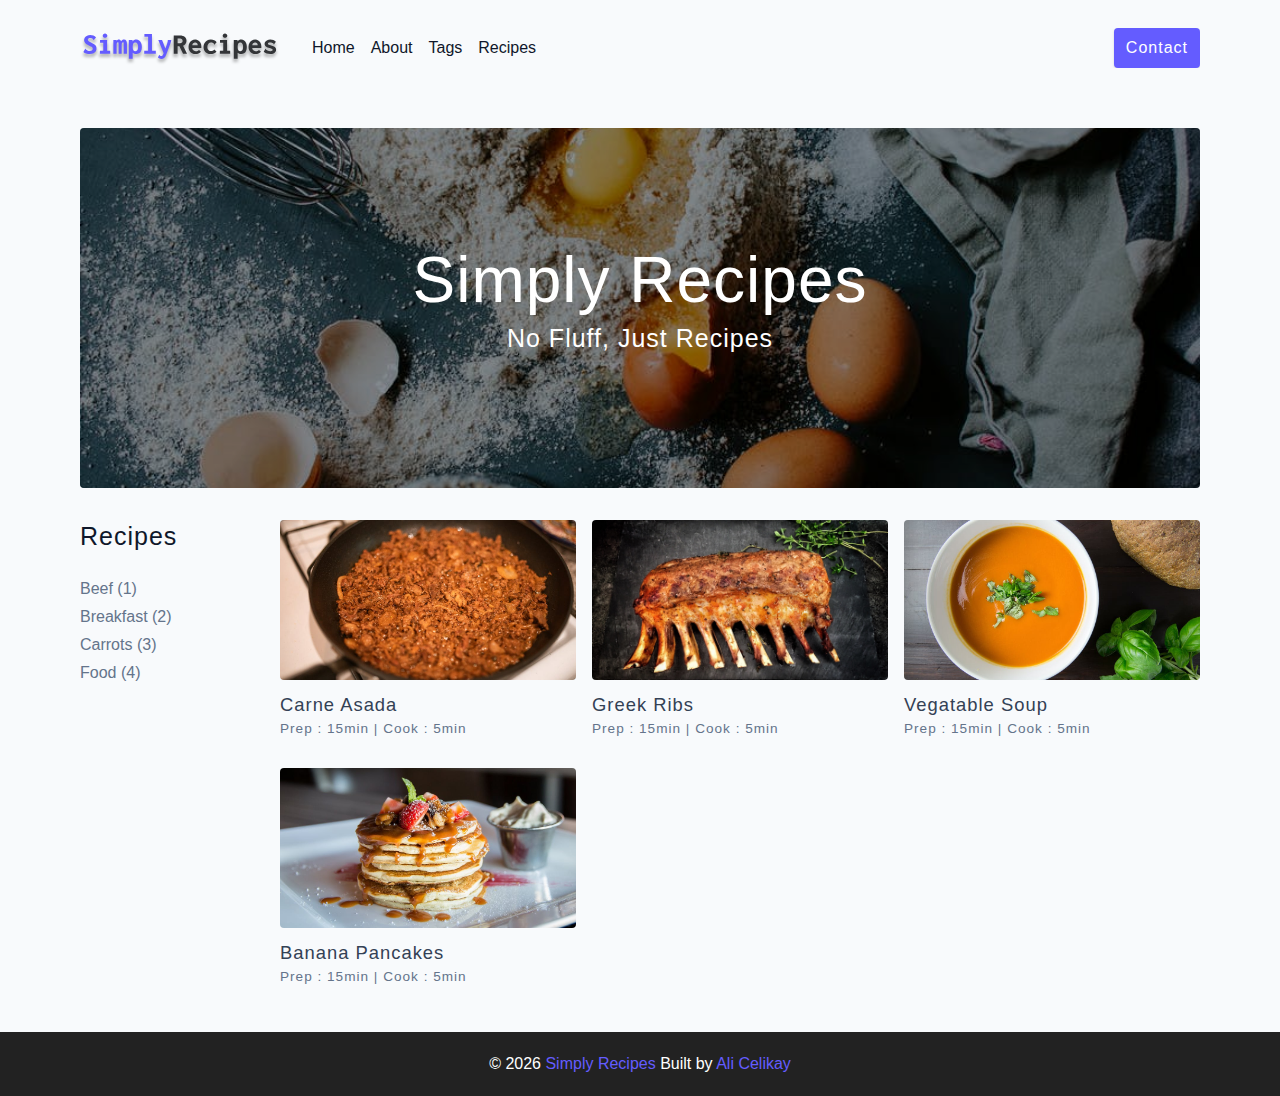
<file: index.html>
<!DOCTYPE html>
<html lang="en">

<head>
  <meta charset="UTF-8" />
  <meta http-equiv="X-UA-Compatible" content="IE=edge" />
  <meta name="viewport" content="width=device-width, initial-scale=1.0" />
  <title>Simply Recipes || Starter</title>
  <!-- favicon -->
  <link rel="shortcut icon" href="./assets/favicon.ico" type="image/x-icon" />
  <!-- normalize -->
  <link rel="stylesheet" href="./css/normalize.css" />
  <!-- font-awesome -->
  <link rel="stylesheet" href="https://cdnjs.cloudflare.com/ajax/libs/font-awesome/5.14.0/css/all.min.css" />
  <!-- main css -->
  <link rel="stylesheet" href="./css/main.css" />
</head>

<body>
  <!-- navbar -->
  <nav class="navbar">
    <div class="nav-center">
      <!-- header -->
      <div class="nav-header">
        <a href="index.htmls" class="nav-logo">
          <img src="./assets/logo.svg" alt="simply recipes">
        </a>
        <button class="btn nav-btn">
          <i class="fas fa-align-justify"></i>
        </button>
      </div>
      <!-- links -->
      <div class="nav-links">
        <a href="index.html" class="nav-link">home</a>
        <a href="about.html" class="nav-link">about</a>
        <a href="tags.html" class="nav-link">tags</a>
        <a href="recipes.html" class="nav-link">recipes</a>
        <div class="nav-link contact-link">
          <a href="contact.html" class="btn">contact</a>
        </div>
      </div>
    </div>
  </nav>
  <!-- end of nav -->
  <!-- main -->
  <main class="page">
    <!-- header -->
    <header class="hero">
      <div class="hero-container">
        <div class="hero-text">
          <h1>Simply Recipes</h1>
          <h4>No Fluff, Just Recipes</h4>
        </div>
      </div>
    </header>
    <!-- end of header -->
    <!-- recipes container -->
    <section class="recipes-container">
      <!-- tags container -->
      <div class="tags-container">
        <h4>recipes</h4>
        <div class="tags-list">
          <a href="tag-template.html">Beef (1)</a>
          <a href="tag-template.html">Breakfast (2)</a>
          <a href="tag-template.html">Carrots (3)</a>
          <a href="tag-template.html">Food (4)</a>
        </div>
      </div>
      <!-- end of tags container -->

      <!-- recipes-list -->
      <div class="recipes-list">
        <!--1 single recipe -->
        <a href="single-recipe.html" class="recipe">
          <img src="./assets/recipes/recipe-1.jpeg" 
          alt="food" 
          class="img recipe-img"/>
          <h5>carne asada</h5>
          <p>Prep : 15min | Cook : 5min</p>
        </a>
        <!-- end of single recipe -->
        
        <!--2 single recipe -->
        <a href="single-recipe.html" class="recipe">
          <img src="./assets/recipes/recipe-2.jpeg" 
          alt="food" 
          class="img recipe-img"/>
          <h5>Greek Ribs</h5>
          <p>Prep : 15min | Cook : 5min</p>
        </a>
        <!-- end of single recipe -->
        
        <!--3 single recipe -->
        <a href="single-recipe.html" class="recipe">
          <img src="./assets/recipes/recipe-3.jpeg" 
          alt="food" 
          class="img recipe-img"/>
          <h5>Vegatable Soup</h5>
          <p>Prep : 15min | Cook : 5min</p>
        </a>
        <!-- end of single recipe -->

        <!--4 single recipe -->
        <a href="single-recipe.html" class="recipe">
          <img src="./assets/recipes/recipe-4.jpeg" 
          alt="food" 
          class="img recipe-img"/>
          <h5>Banana Pancakes</h5>
          <p>Prep : 15min | Cook : 5min</p>
        </a>
        <!-- end of single recipe -->
      </div>
      <!-- end of recipes-list -->
      
    </section>
    <!-- recipes container end -->
  </main>
  <!-- end of main -->
  <!-- footer -->
  <footer class="page-footer">
    <p>&copy; <span id="date"></span>
      <span class="footer-logo">Simply Recipes</span>
      Built by <a href="https://alicelikay.github.io/AliCelikayPortfolio/">Ali Celikay</a>
    </p>

  </footer>
  <!-- end of footer -->
  <script src="./js/app.js"></script>
</body>

</html>
</file>
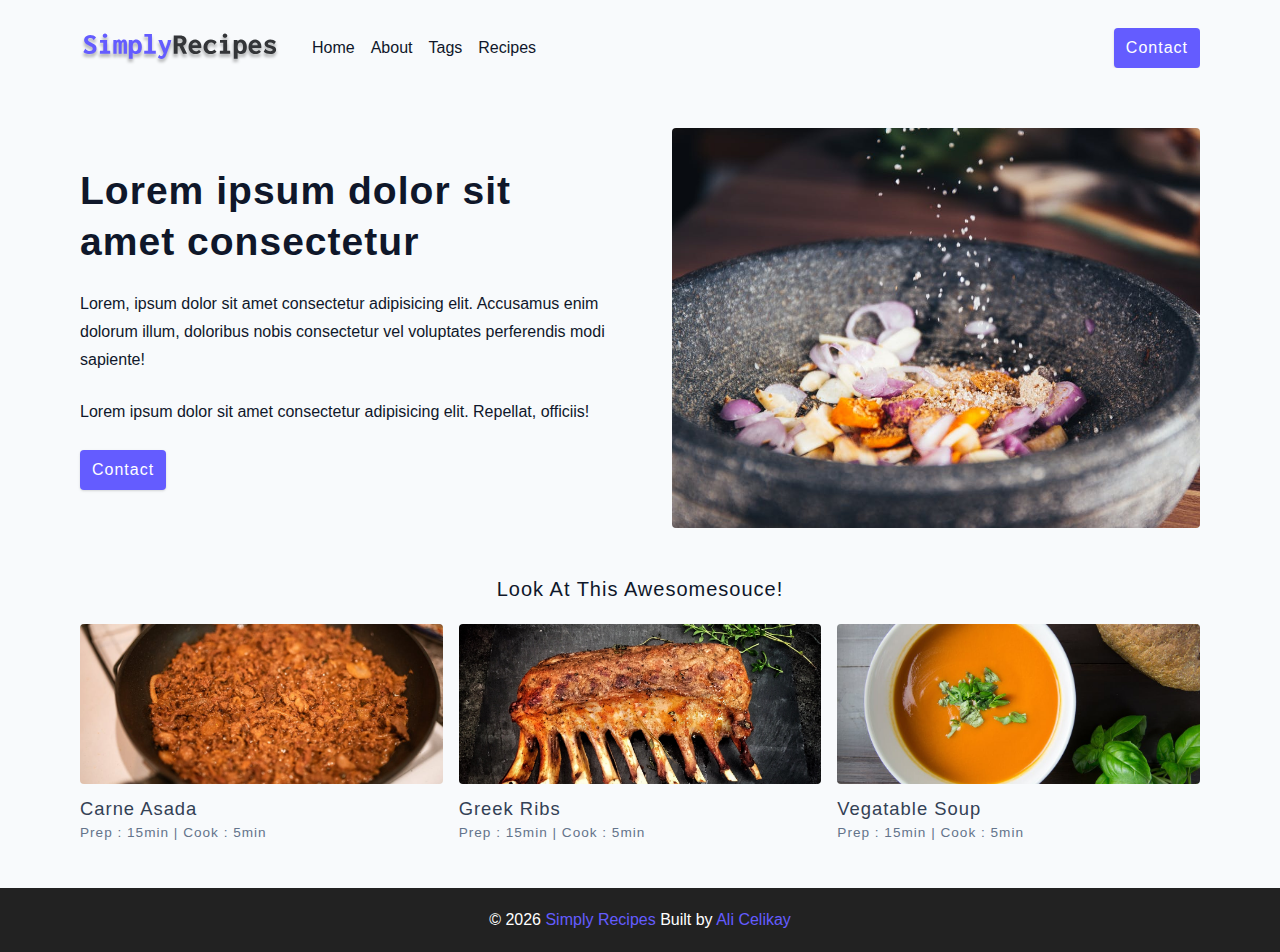
<file: about.html>
<!DOCTYPE html>
<html lang="en">

<head>
  <meta charset="UTF-8" />
  <meta http-equiv="X-UA-Compatible" content="IE=edge" />
  <meta name="viewport" content="width=device-width, initial-scale=1.0" />
  <title>About Page</title>
  <!-- favicon -->
  <link rel="shortcut icon" href="./assets/favicon.ico" type="image/x-icon" />
  <!-- normalize -->
  <link rel="stylesheet" href="./css/normalize.css" />
  <!-- font-awesome -->
  <link rel="stylesheet" href="https://cdnjs.cloudflare.com/ajax/libs/font-awesome/5.14.0/css/all.min.css" />
  <!-- main css -->
  <link rel="stylesheet" href="./css/main.css" />
</head>

<body>
  <!-- navbar -->
  <nav class="navbar">
    <div class="nav-center">
      <!-- header -->
      <div class="nav-header">
        <a href="index.htmls" class="nav-logo">
          <img src="./assets/logo.svg" alt="simply recipes">
        </a>
        <button class="btn nav-btn">
          <i class="fas fa-align-justify"></i>
        </button>
      </div>
      <!-- links -->
      <div class="nav-links">
        <a href="index.html" class="nav-link">home</a>
        <a href="about.html" class="nav-link">about</a>
        <a href="tags.html" class="nav-link">tags</a>
        <a href="recipes.html" class="nav-link">recipes</a>
        <div class="nav-link contact-link">
          <a href="contact.html" class="btn">contact</a>
        </div>
      </div>
    </div>
  </nav>
  <!-- end of nav -->
  <!-- main -->
  <main class="page">
    <section class="about-page">
      <article>
        <h2>Lorem ipsum dolor sit amet consectetur</h2>
        <p>Lorem, ipsum dolor sit amet consectetur adipisicing elit. Accusamus enim dolorum illum, doloribus nobis consectetur vel voluptates perferendis modi sapiente!</p>
        <p>Lorem ipsum dolor sit amet consectetur adipisicing elit. Repellat, officiis!</p>
        <a href="contact.html" class="btn">contact</a>
      </article>
      <img src="./assets/about.jpeg" alt="pouring salt" class="img about-img">
    </section>
    <section class="featured-recipes">
      <h5 class="featured-title">Look at this awesomesouce!</h5>
      <!-- recipes-list -->
      <div class="recipes-list">
        <!--1 single recipe -->
        <a href="single-recipe.html" class="recipe">
          <img src="./assets/recipes/recipe-1.jpeg" 
          alt="food" 
          class="img recipe-img"/>
          <h5>carne asada</h5>
          <p>Prep : 15min | Cook : 5min</p>
        </a>
        <!-- end of single recipe -->
        
        <!--2 single recipe -->
        <a href="single-recipe.html" class="recipe">
          <img src="./assets/recipes/recipe-2.jpeg" 
          alt="food" 
          class="img recipe-img"/>
          <h5>Greek Ribs</h5>
          <p>Prep : 15min | Cook : 5min</p>
        </a>
        <!-- end of single recipe -->
        
        <!--3 single recipe -->
        <a href="single-recipe.html" class="recipe">
          <img src="./assets/recipes/recipe-3.jpeg" 
          alt="food" 
          class="img recipe-img"/>
          <h5>Vegatable Soup</h5>
          <p>Prep : 15min | Cook : 5min</p>
        </a>
        <!-- end of single recipe -->
      </div>
      <!-- end of recipes-list -->
    </section>
  </main>
  <!-- end of main -->
  <!-- footer -->
  <footer class="page-footer">
    <p>&copy; <span id="date"></span>
      <span class="footer-logo">Simply Recipes</span>
      Built by <a href="https://alicelikay.github.io/AliCelikayPortfolio/">Ali Celikay</a>
    </p>

  </footer>
  <!-- end of footer -->
  <script src="./js/app.js"></script>
</body>

</html>
</file>
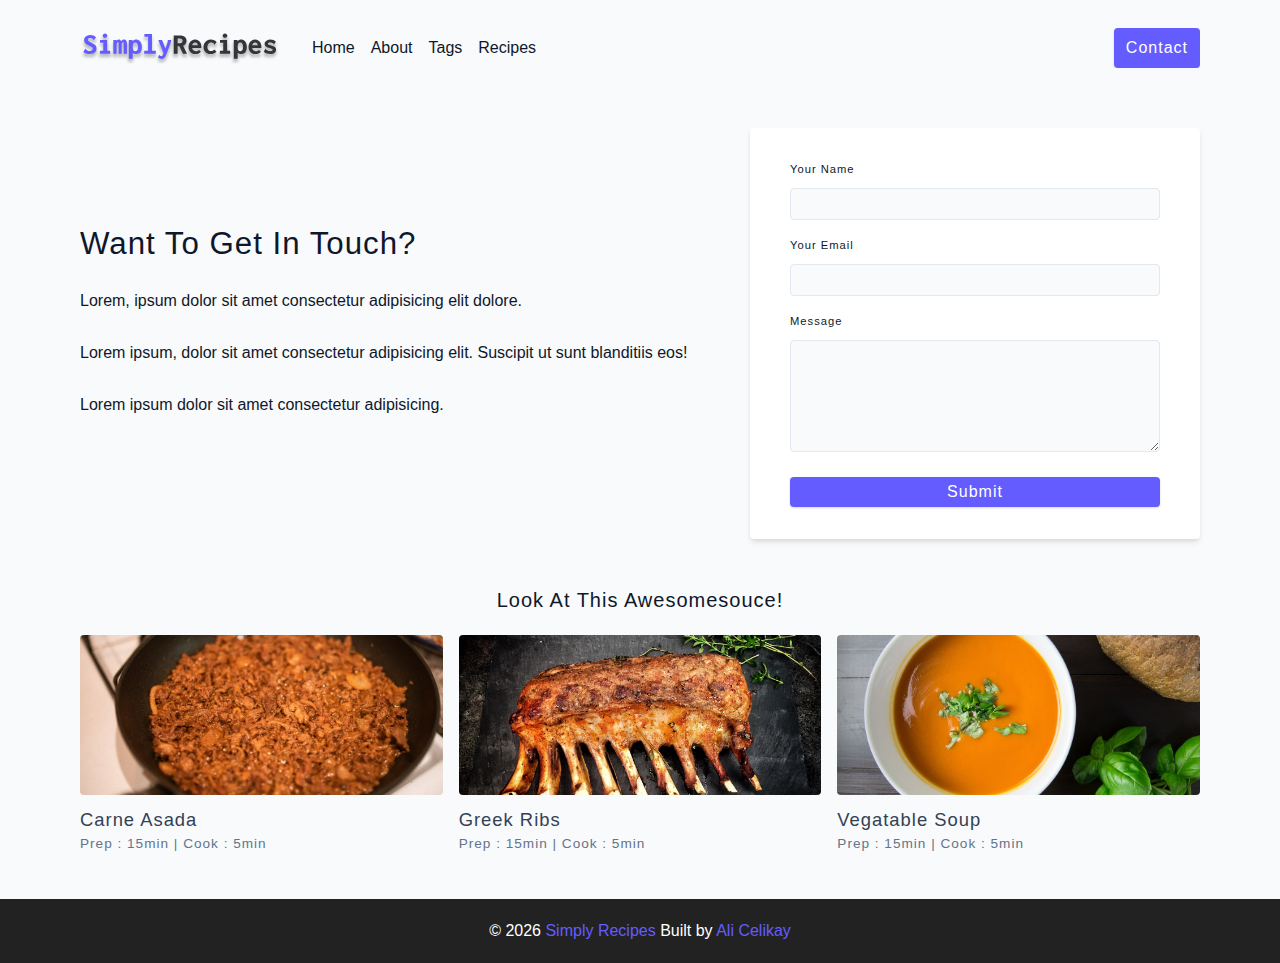
<file: contact.html>
<!DOCTYPE html>
<html lang="en">

<head>
  <meta charset="UTF-8" />
  <meta http-equiv="X-UA-Compatible" content="IE=edge" />
  <meta name="viewport" content="width=device-width, initial-scale=1.0" />
  <title>Contact Page</title>
  <!-- favicon -->
  <link rel="shortcut icon" href="./assets/favicon.ico" type="image/x-icon" />
  <!-- normalize -->
  <link rel="stylesheet" href="./css/normalize.css" />
  <!-- font-awesome -->
  <link rel="stylesheet" href="https://cdnjs.cloudflare.com/ajax/libs/font-awesome/5.14.0/css/all.min.css" />
  <!-- main css -->
  <link rel="stylesheet" href="./css/main.css" />
</head>

<body>
  <!-- navbar -->
  <nav class="navbar">
    <div class="nav-center">
      <!-- header -->
      <div class="nav-header">
        <a href="index.htmls" class="nav-logo">
          <img src="./assets/logo.svg" alt="simply recipes">
        </a>
        <button class="btn nav-btn">
          <i class="fas fa-align-justify"></i>
        </button>
      </div>
      <!-- links -->
      <div class="nav-links">
        <a href="index.html" class="nav-link">home</a>
        <a href="about.html" class="nav-link">about</a>
        <a href="tags.html" class="nav-link">tags</a>
        <a href="recipes.html" class="nav-link">recipes</a>
        <div class="nav-link contact-link">
          <a href="contact.html" class="btn">contact</a>
        </div>
      </div>
    </div>
  </nav>
  <!-- end of nav -->
  <!-- main -->
  <main class="page">
    <section class="contact-container">
      <article class="contact-info">
        <h3>Want To Get In Touch?</h3>
        <p>Lorem, ipsum dolor sit amet consectetur adipisicing elit dolore.</p>
        <p>Lorem ipsum, dolor sit amet consectetur adipisicing elit. Suscipit ut sunt blanditiis eos!</p>
        <p>Lorem ipsum dolor sit amet consectetur adipisicing.</p>
      </article>
      <article>
        <form class="form contact-form">
          <!-- single form row -->
          <div class="form-row">
            <label for="name" class="form-label">your name</label>
            <input type="text" name="name" id="name" class="form-input">
          </div>
          <!-- end of single row form -->

          <!-- single form row -->
          <div class="form-row">
            <label for="email" class="form-label">your email</label>
            <input type="email" name="email" id="email" class="form-input">
          </div>
          <!-- end of single row form -->
          <div class="form-row">
            <label for="message" class="form-label">Message</label>
            <textarea name="message" id="message" class="form-textarea"></textarea>
          </div>
          <button type="submit" class="btn btn-block">Submit</button>
        </form>
      </article>
    </section>
    <section class="featured-recipes">
      <h5 class="featured-title">Look at this awesomesouce!</h5>
      <!-- recipes-list -->
      <div class="recipes-list">
        <!--1 single recipe -->
        <a href="single-recipe.html" class="recipe">
          <img src="./assets/recipes/recipe-1.jpeg" 
          alt="food" 
          class="img recipe-img"/>
          <h5>carne asada</h5>
          <p>Prep : 15min | Cook : 5min</p>
        </a>
        <!-- end of single recipe -->
        
        <!--2 single recipe -->
        <a href="single-recipe.html" class="recipe">
          <img src="./assets/recipes/recipe-2.jpeg" 
          alt="food" 
          class="img recipe-img"/>
          <h5>Greek Ribs</h5>
          <p>Prep : 15min | Cook : 5min</p>
        </a>
        <!-- end of single recipe -->
        
        <!--3 single recipe -->
        <a href="single-recipe.html" class="recipe">
          <img src="./assets/recipes/recipe-3.jpeg" 
          alt="food" 
          class="img recipe-img"/>
          <h5>Vegatable Soup</h5>
          <p>Prep : 15min | Cook : 5min</p>
        </a>
        <!-- end of single recipe -->
      </div>
      <!-- end of recipes-list -->
    </section>
  </main>
  <!-- end of main -->
  <!-- footer -->
  <footer class="page-footer">
    <p>&copy; <span id="date"></span>
      <span class="footer-logo">Simply Recipes</span>
      Built by <a href="https://alicelikay.github.io/AliCelikayPortfolio/">Ali Celikay</a>
    </p>

  </footer>
  <!-- end of footer -->
  <script src="./js/app.js"></script>
</body>

</html>
</file>
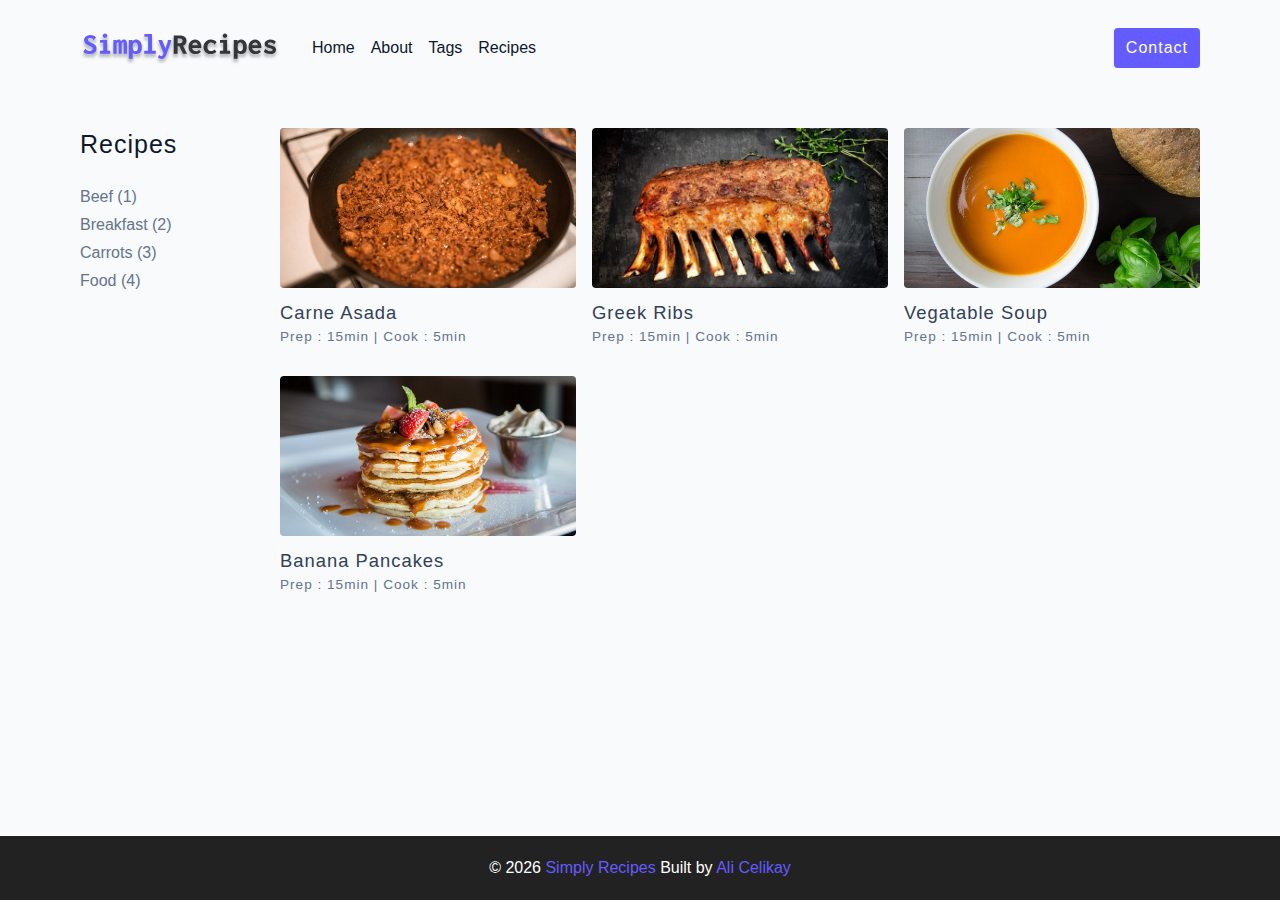
<file: recipes.html>
<!DOCTYPE html>
<html lang="en">

<head>
  <meta charset="UTF-8" />
  <meta http-equiv="X-UA-Compatible" content="IE=edge" />
  <meta name="viewport" content="width=device-width, initial-scale=1.0" />
  <title>Recipes page</title>
  <!-- favicon -->
  <link rel="shortcut icon" href="./assets/favicon.ico" type="image/x-icon" />
  <!-- normalize -->
  <link rel="stylesheet" href="./css/normalize.css" />
  <!-- font-awesome -->
  <link rel="stylesheet" href="https://cdnjs.cloudflare.com/ajax/libs/font-awesome/5.14.0/css/all.min.css" />
  <!-- main css -->
  <link rel="stylesheet" href="./css/main.css" />
</head>

<body>
  <!-- navbar -->
  <nav class="navbar">
    <div class="nav-center">
      <!-- header -->
      <div class="nav-header">
        <a href="index.htmls" class="nav-logo">
          <img src="./assets/logo.svg" alt="simply recipes">
        </a>
        <button class="btn nav-btn">
          <i class="fas fa-align-justify"></i>
        </button>
      </div>
      <!-- links -->
      <div class="nav-links">
        <a href="index.html" class="nav-link">home</a>
        <a href="about.html" class="nav-link">about</a>
        <a href="tags.html" class="nav-link">tags</a>
        <a href="recipes.html" class="nav-link">recipes</a>
        <div class="nav-link contact-link">
          <a href="contact.html" class="btn">contact</a>
        </div>
      </div>
    </div>
  </nav>
  <!-- end of nav -->
  <!-- main -->
  <main class="page">
    <!-- recipes container -->
    <section class="recipes-container">
      <!-- tags container -->
      <div class="tags-container">
        <h4>recipes</h4>
        <div class="tags-list">
          <a href="tag-template.html">Beef (1)</a>
          <a href="tag-template.html">Breakfast (2)</a>
          <a href="tag-template.html">Carrots (3)</a>
          <a href="tag-template.html">Food (4)</a>
        </div>
      </div>
      <!-- end of tags container -->

      <!-- recipes-list -->
      <div class="recipes-list">
        <!--1 single recipe -->
        <a href="single-recipe.html" class="recipe">
          <img src="./assets/recipes/recipe-1.jpeg" 
          alt="food" 
          class="img recipe-img"/>
          <h5>carne asada</h5>
          <p>Prep : 15min | Cook : 5min</p>
        </a>
        <!-- end of single recipe -->
        
        <!--2 single recipe -->
        <a href="single-recipe.html" class="recipe">
          <img src="./assets/recipes/recipe-2.jpeg" 
          alt="food" 
          class="img recipe-img"/>
          <h5>Greek Ribs</h5>
          <p>Prep : 15min | Cook : 5min</p>
        </a>
        <!-- end of single recipe -->
        
        <!--3 single recipe -->
        <a href="single-recipe.html" class="recipe">
          <img src="./assets/recipes/recipe-3.jpeg" 
          alt="food" 
          class="img recipe-img"/>
          <h5>Vegatable Soup</h5>
          <p>Prep : 15min | Cook : 5min</p>
        </a>
        <!-- end of single recipe -->

        <!--4 single recipe -->
        <a href="single-recipe.html" class="recipe">
          <img src="./assets/recipes/recipe-4.jpeg" 
          alt="food" 
          class="img recipe-img"/>
          <h5>Banana Pancakes</h5>
          <p>Prep : 15min | Cook : 5min</p>
        </a>
        <!-- end of single recipe -->
      </div>
      <!-- end of recipes-list -->
      
    </section>
    <!-- recipes container end -->
  </main>
  <!-- end of main -->
  <!-- footer -->
  <footer class="page-footer">
    <p>&copy; <span id="date"></span>
      <span class="footer-logo">Simply Recipes</span>
      Built by <a href="https://alicelikay.github.io/AliCelikayPortfolio/">Ali Celikay</a>
    </p>

  </footer>
  <!-- end of footer -->
  <script src="./js/app.js"></script>
</body>

</html>
</file>
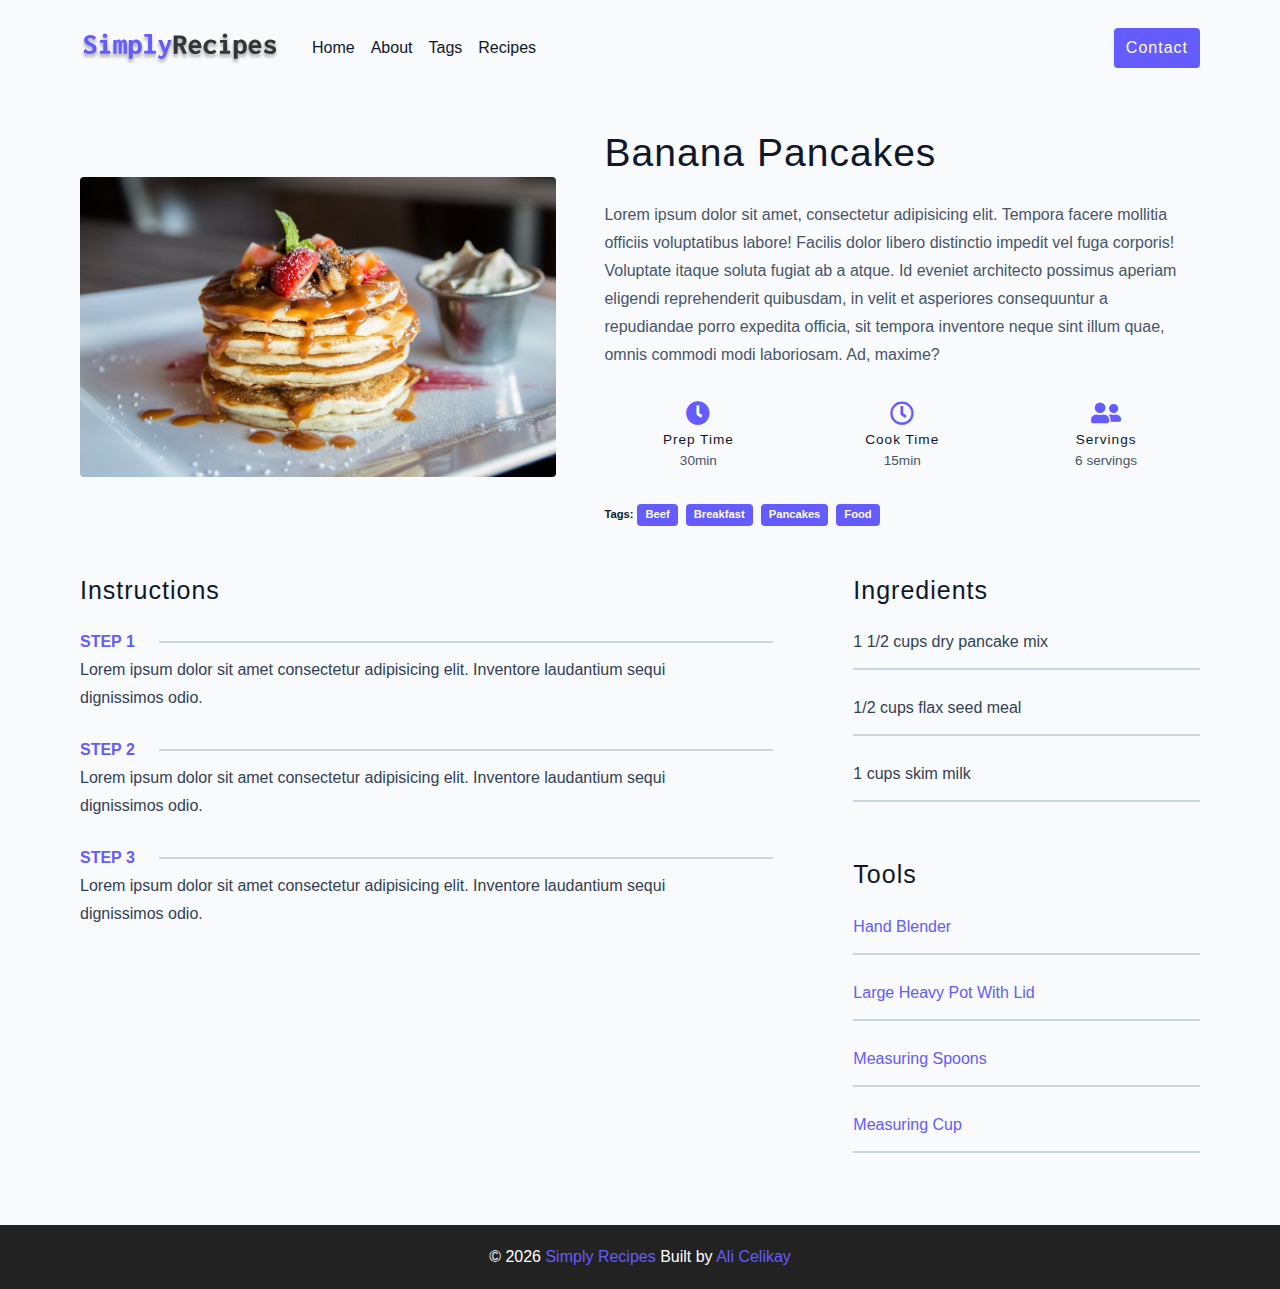
<file: single-recipe.html>
<!DOCTYPE html>
<html lang="en">

<head>
  <meta charset="UTF-8" />
  <meta http-equiv="X-UA-Compatible" content="IE=edge" />
  <meta name="viewport" content="width=device-width, initial-scale=1.0" />
  <title>Single Recipes page</title>
  <!-- favicon -->
  <link rel="shortcut icon" href="./assets/favicon.ico" type="image/x-icon" />
  <!-- normalize -->
  <link rel="stylesheet" href="./css/normalize.css" />
  <!-- font-awesome -->
  <link rel="stylesheet" href="https://cdnjs.cloudflare.com/ajax/libs/font-awesome/5.14.0/css/all.min.css" />
  <!-- main css -->
  <link rel="stylesheet" href="./css/main.css" />
</head>

<body>
  <!-- navbar -->
  <nav class="navbar">
    <div class="nav-center">
      <!-- header -->
      <div class="nav-header">
        <a href="index.htmls" class="nav-logo">
          <img src="./assets/logo.svg" alt="simply recipes">
        </a>
        <button class="btn nav-btn">
          <i class="fas fa-align-justify"></i>
        </button>
      </div>
      <!-- links -->
      <div class="nav-links">
        <a href="index.html" class="nav-link">home</a>
        <a href="about.html" class="nav-link">about</a>
        <a href="tags.html" class="nav-link">tags</a>
        <a href="recipes.html" class="nav-link">recipes</a>
        <div class="nav-link contact-link">
          <a href="contact.html" class="btn">contact</a>
        </div>
      </div>
    </div>
  </nav>
  <!-- end of nav -->
  <!-- main -->
  <main class="page">
    <div class="recipe-page">
      <section class="recipe-hero">
        <img src="./assets/recipes/recipe-4.jpeg" class="img recipe-hero-img" alt="pancakes">
        <article>
          <h2>banana pancakes</h2>
          <p>Lorem ipsum dolor sit amet, consectetur adipisicing elit. Tempora facere mollitia officiis voluptatibus
            labore! Facilis dolor libero distinctio impedit vel fuga corporis! Voluptate itaque soluta fugiat ab a
            atque. Id eveniet architecto possimus aperiam eligendi reprehenderit quibusdam, in velit et asperiores
            consequuntur a repudiandae porro expedita officia, sit tempora inventore neque sint illum quae, omnis
            commodi modi laboriosam. Ad, maxime?
          </p>
          <!--1 recipe icons -->
          <div class="recipe-icons">
            <!-- single recipe icon -->
            <article>
              <i class="fas fa-clock"></i>
              <h5>prep time</h5>
              <p>30min</p>
            </article>
            <!--2 single recipe icon -->
            <article>
              <i class="far fa-clock"></i>
              <h5>Cook time</h5>
              <p>15min</p>
            </article>
            <!--3 single recipe icon -->
            <article>
              <i class="fas fa-user-friends"></i>
              <h5>servings</h5>
              <p>6 servings</p>
            </article>
          </div>
          <!-- recipe tags -->
          <div class="recipe-tags">
            Tags: <a href="tag-template.html">Beef</a>
            <a href="tag-template.html">breakfast</a>
            <a href="tag-template.html">pancakes</a>
            <a href="tag-template.html">food</a>
          </div>
        </article>
      </section>
      <!-- recipe content -->
      <section class="recipe-content">
        <article>
          <h4>instructions</h4>
          <!-- single instructions -->
          <div class="single-instruction">
            <header>
              <p>Step 1</p>
              <div></div>
            </header>
            <p>Lorem ipsum dolor sit amet consectetur adipisicing elit. Inventore laudantium sequi dignissimos odio.
            </p>
          </div>
          <!-- single instructions -->
          <div class="single-instruction">
            <header>
              <p>Step 2</p>
              <div></div>
            </header>
            <p>Lorem ipsum dolor sit amet consectetur adipisicing elit. Inventore laudantium sequi dignissimos odio.
            </p>
          </div>
          <!-- single instructions -->
          <div class="single-instruction">
            <header>
              <p>Step 3</p>
              <div></div>
            </header>
            <p>Lorem ipsum dolor sit amet consectetur adipisicing elit. Inventore laudantium sequi dignissimos odio.
            </p>
          </div>
        </article>
        <article class="second-column">
          <div>
            <h4>ingredients</h4>
            <p class="single-ingredient">
              1 1/2 cups dry pancake mix
            </p>
            <p class="single-ingredient">
              1/2 cups flax seed meal
            </p>
            <p class="single-ingredient">
              1 cups skim milk
            </p>
          </div>
          <div>
            <h4>tools</h4>
            <p class="single-tool">Hand Blender</p>
            <p class="single-tool">Large Heavy Pot With Lid</p>
            <p class="single-tool">Measuring Spoons</p>
            <p class="single-tool">Measuring Cup</p>
          </div>
        </article>
      </section>
    </div>

  </main>
  <!-- end of main -->
  <!-- footer -->
  <footer class="page-footer">
    <p>&copy; <span id="date"></span>
      <span class="footer-logo">Simply Recipes</span>
      Built by <a href="https://alicelikay.github.io/AliCelikayPortfolio/">Ali Celikay</a>
    </p>

  </footer>
  <!-- end of footer -->
  <script src="./js/app.js"></script>
</body>

</html>
</file>
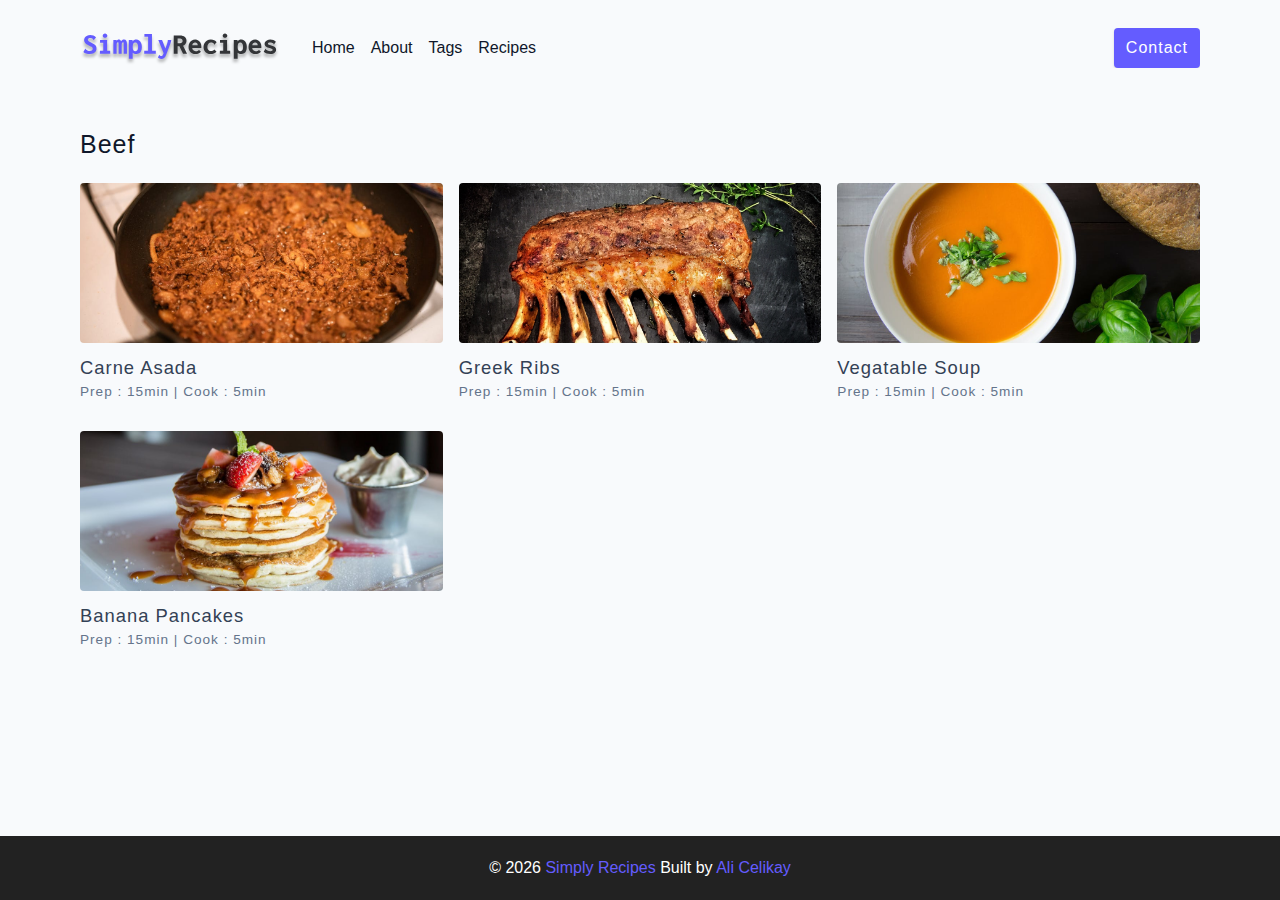
<file: tag-template.html>
<!DOCTYPE html>
<html lang="en">

<head>
  <meta charset="UTF-8" />
  <meta http-equiv="X-UA-Compatible" content="IE=edge" />
  <meta name="viewport" content="width=device-width, initial-scale=1.0" />
  <title>Tag Page</title>
  <!-- favicon -->
  <link rel="shortcut icon" href="./assets/favicon.ico" type="image/x-icon" />
  <!-- normalize -->
  <link rel="stylesheet" href="./css/normalize.css" />
  <!-- font-awesome -->
  <link rel="stylesheet" href="https://cdnjs.cloudflare.com/ajax/libs/font-awesome/5.14.0/css/all.min.css" />
  <!-- main css -->
  <link rel="stylesheet" href="./css/main.css" />
</head>

<body>
  <!-- navbar -->
  <nav class="navbar">
    <div class="nav-center">
      <!-- header -->
      <div class="nav-header">
        <a href="index.htmls" class="nav-logo">
          <img src="./assets/logo.svg" alt="simply recipes">
        </a>
        <button class="btn nav-btn">
          <i class="fas fa-align-justify"></i>
        </button>
      </div>
      <!-- links -->
      <div class="nav-links">
        <a href="index.html" class="nav-link">home</a>
        <a href="about.html" class="nav-link">about</a>
        <a href="tags.html" class="nav-link">tags</a>
        <a href="recipes.html" class="nav-link">recipes</a>
        <div class="nav-link contact-link">
          <a href="contact.html" class="btn">contact</a>
        </div>
      </div>
    </div>
  </nav>
  <!-- end of nav -->
  <!-- main -->
  <main class="page">
  <div>
    <h4>Beef</h4>
    <!-- recipes-list -->
    <div class="recipes-list">
      <!--1 single recipe -->
      <a href="single-recipe.html" class="recipe">
        <img src="./assets/recipes/recipe-1.jpeg" 
        alt="food" 
        class="img recipe-img"/>
        <h5>carne asada</h5>
        <p>Prep : 15min | Cook : 5min</p>
      </a>
      <!-- end of single recipe -->
      
      <!--2 single recipe -->
      <a href="single-recipe.html" class="recipe">
        <img src="./assets/recipes/recipe-2.jpeg" 
        alt="food" 
        class="img recipe-img"/>
        <h5>Greek Ribs</h5>
        <p>Prep : 15min | Cook : 5min</p>
      </a>
      <!-- end of single recipe -->
      
      <!--3 single recipe -->
      <a href="single-recipe.html" class="recipe">
        <img src="./assets/recipes/recipe-3.jpeg" 
        alt="food" 
        class="img recipe-img"/>
        <h5>Vegatable Soup</h5>
        <p>Prep : 15min | Cook : 5min</p>
      </a>
      <!-- end of single recipe -->

      <!--4 single recipe -->
      <a href="single-recipe.html" class="recipe">
        <img src="./assets/recipes/recipe-4.jpeg" 
        alt="food" 
        class="img recipe-img"/>
        <h5>Banana Pancakes</h5>
        <p>Prep : 15min | Cook : 5min</p>
      </a>
      <!-- end of single recipe -->
    </div>
    <!-- end of recipes-list -->
  </div>
  </main>
  <!-- end of main -->
  <!-- footer -->
  <footer class="page-footer">
    <p>&copy; <span id="date"></span>
      <span class="footer-logo">Simply Recipes</span>
      Built by <a href="https://alicelikay.github.io/AliCelikayPortfolio/">Ali Celikay</a>
    </p>

  </footer>
  <!-- end of footer -->
  <script src="./js/app.js"></script>
</body>

</html>
</file>
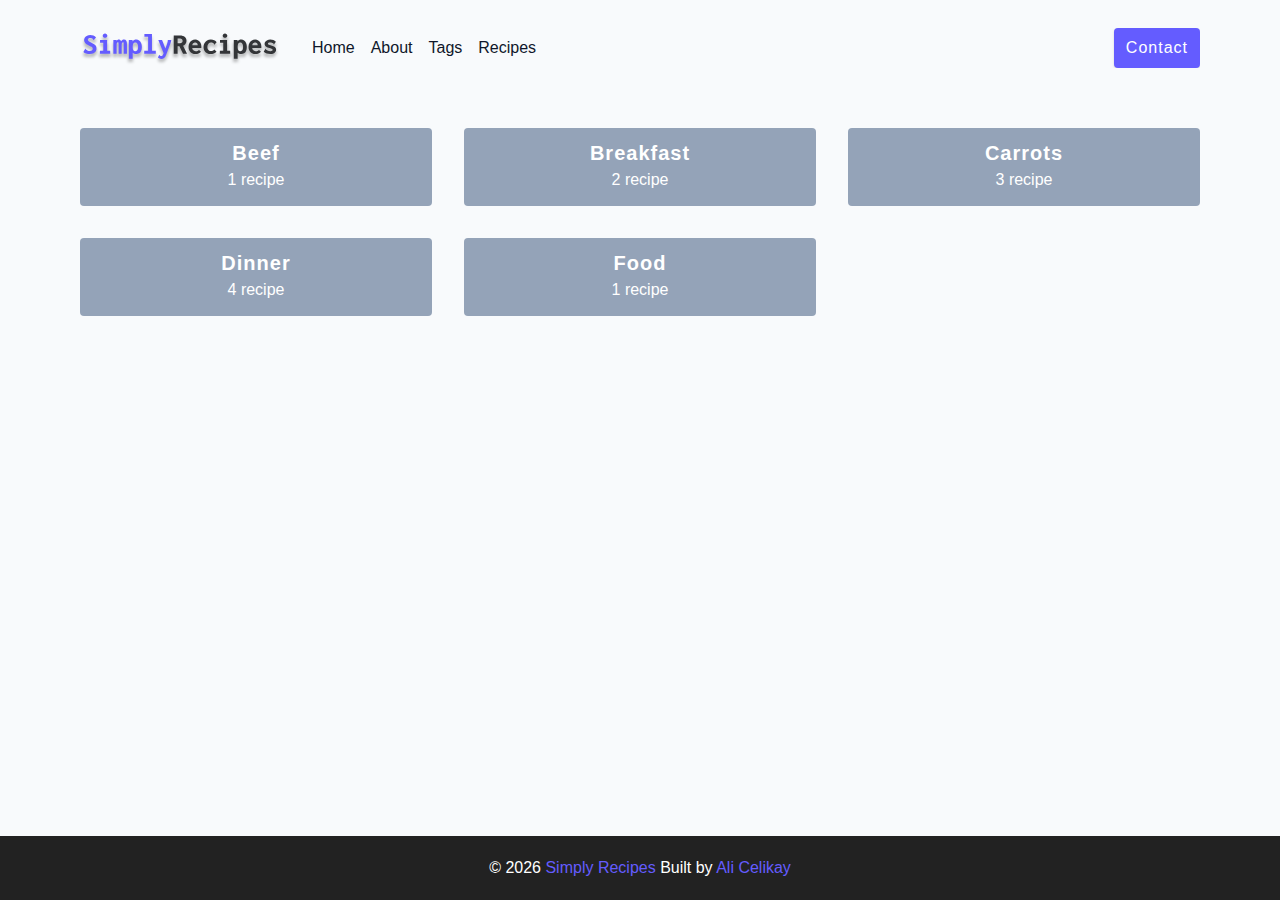
<file: tags.html>
<!DOCTYPE html>
<html lang="en">

<head>
  <meta charset="UTF-8" />
  <meta http-equiv="X-UA-Compatible" content="IE=edge" />
  <meta name="viewport" content="width=device-width, initial-scale=1.0" />
  <title>Tags Page</title>
  <!-- favicon -->
  <link rel="shortcut icon" href="./assets/favicon.ico" type="image/x-icon" />
  <!-- normalize -->
  <link rel="stylesheet" href="./css/normalize.css" />
  <!-- font-awesome -->
  <link rel="stylesheet" href="https://cdnjs.cloudflare.com/ajax/libs/font-awesome/5.14.0/css/all.min.css" />
  <!-- main css -->
  <link rel="stylesheet" href="./css/main.css" />
</head>

<body>
  <!-- navbar -->
  <nav class="navbar">
    <div class="nav-center">
      <!-- header -->
      <div class="nav-header">
        <a href="index.htmls" class="nav-logo">
          <img src="./assets/logo.svg" alt="simply recipes">
        </a>
        <button class="btn nav-btn">
          <i class="fas fa-align-justify"></i>
        </button>
      </div>
      <!-- links -->
      <div class="nav-links">
        <a href="index.html" class="nav-link">home</a>
        <a href="about.html" class="nav-link">about</a>
        <a href="tags.html" class="nav-link">tags</a>
        <a href="recipes.html" class="nav-link">recipes</a>
        <div class="nav-link contact-link">
          <a href="contact.html" class="btn">contact</a>
        </div>
      </div>
    </div>
  </nav>
  <!-- end of nav -->
  <!-- main -->
  <main class="page">
    <section class="tags-wrapper">
      <!--1 single tag -->
      <a href="tag-template.html" class="tag">
        <h5>Beef</h5>
        <p>1 recipe</p>
      </a>
      <!-- end of single tag -->

      <!--2 single tag -->
      <a href="tag-template.html" class="tag">
        <h5>Breakfast</h5>
        <p>2 recipe</p>
      </a>
      <!-- end of single tag -->

      <!--3 single tag -->
      <a href="tag-template.html" class="tag">
        <h5>carrots</h5>
        <p>3 recipe</p>
      </a>
      <!-- end of single tag -->

      <!--4 single tag -->
      <a href="tag-template.html" class="tag">
        <h5>dinner</h5>
        <p>4 recipe</p>
      </a>
      <!-- end of single tag -->

      <!--5 single tag -->
      <a href="tag-template.html" class="tag">
        <h5>Food</h5>
        <p>1 recipe</p>
      </a>
      <!-- end of single tag -->
      
    </section>
  </main>
  <!-- end of main -->
  <!-- footer -->
  <footer class="page-footer">
    <p>&copy; <span id="date"></span>
      <span class="footer-logo">Simply Recipes</span>
      Built by <a href="https://alicelikay.github.io/AliCelikayPortfolio/">Ali Celikay</a>
    </p>

  </footer>
  <!-- end of footer -->
  <script src="./js/app.js"></script>
</body>

</html>
</file>
<file: css/main.css>
*,
::after,
::before {
  box-sizing: border-box;
}

/* fonts */

@import url('https://fonts.googleapis.com/css2?family=Roboto:wght@400;500;600&family=Montserrat&display=swap');

html {
  font-size: 100%;
}

/*16px*/

:root {
  /* colors */
  --primary-100: #e2e0ff;
  --primary-200: #c1beff;
  --primary-300: #a29dff;
  --primary-400: #837dff;
  --primary-500: #645cff;
  --primary-600: #504acc;
  --primary-700: #3c3799;
  --primary-800: #282566;
  --primary-900: #141233;

  /* grey */
  --grey-50: #f8fafc;
  --grey-100: #f1f5f9;
  --grey-200: #e2e8f0;
  --grey-300: #cbd5e1;
  --grey-400: #94a3b8;
  --grey-500: #64748b;
  --grey-600: #475569;
  --grey-700: #334155;
  --grey-800: #1e293b;
  --grey-900: #0f172a;
  /* rest of the colors */
  --black: #222;
  --white: #fff;
  --red-light: #f8d7da;
  --red-dark: #842029;
  --green-light: #d1e7dd;
  --green-dark: #0f5132;

  /* fonts  */
  --headingFont: 'Roboto', sans-serif;
  --bodyFont: 'Nunito', sans-serif;
  --smallText: 0.7em;
  /* rest of the vars */
  --backgroundColor: var(--grey-50);
  --textColor: var(--grey-900);
  --borderRadius: 0.25rem;
  --letterSpacing: 1px;
  --transition: 0.3s ease-in-out all;
  --max-width: 1120px;
  --fixed-width: 600px;

  /* box shadow*/
  --shadow-1: 0 1px 3px 0 rgba(0, 0, 0, 0.1), 0 1px 2px 0 rgba(0, 0, 0, 0.06);
  --shadow-2: 0 4px 6px -1px rgba(0, 0, 0, 0.1),
    0 2px 4px -1px rgba(0, 0, 0, 0.06);
  --shadow-3: 0 10px 15px -3px rgba(0, 0, 0, 0.1),
    0 4px 6px -2px rgba(0, 0, 0, 0.05);
  --shadow-4: 0 20px 25px -5px rgba(0, 0, 0, 0.1),
    0 10px 10px -5px rgba(0, 0, 0, 0.04);
}

body {
  background: var(--backgroundColor);
  font-family: var(--bodyFont);
  font-weight: 400;
  line-height: 1.75;
  color: var(--textColor);
}

p {
  margin-top: 0;
  margin-bottom: 1.5rem;
  max-width: 40em;
}

h1,
h2,
h3,
h4,
h5 {
  margin: 0;
  margin-bottom: 1.38rem;
  font-family: var(--headingFont);
  font-weight: 400;
  line-height: 1.3;
  text-transform: capitalize;
  letter-spacing: var(--letterSpacing);
}

h1 {
  margin-top: 0;
  font-size: 3.052rem;
}

h2 {
  font-size: 2.441rem;
}

h3 {
  font-size: 1.953rem;
}

h4 {
  font-size: 1.563rem;
}

h5 {
  font-size: 1.25rem;
}

small,
.text-small {
  font-size: var(--smallText);
}

a {
  text-decoration: none;
}

ul {
  list-style-type: none;
  padding: 0;
}

.img {
  width: 100%;
  display: block;
  object-fit: cover;
}

/* buttons */

.btn {
  cursor: pointer;
  color: var(--white);
  background: var(--primary-500);
  border: transparent;
  border-radius: var(--borderRadius);
  letter-spacing: var(--letterSpacing);
  padding: 0.375rem 0.75rem;
  box-shadow: var(--shadow-1);
  transition: var(--transtion);
  text-transform: capitalize;
  display: inline-block;
}

.btn:hover {
  background: var(--primary-700);
  box-shadow: var(--shadow-3);
}

.btn-hipster {
  color: var(--primary-500);
  background: var(--primary-200);
}

.btn-hipster:hover {
  color: var(--primary-200);
  background: var(--primary-700);
}

.btn-block {
  width: 100%;
}

/* alerts */
.alert {
  padding: 0.375rem 0.75rem;
  margin-bottom: 1rem;
  border-color: transparent;
  border-radius: var(--borderRadius);
}

.alert-danger {
  color: var(--red-dark);
  background: var(--red-light);
}

.alert-success {
  color: var(--green-dark);
  background: var(--green-light);
}

/* form */

.form {
  width: 90vw;
  max-width: var(--fixed-width);
  background: var(--white);
  border-radius: var(--borderRadius);
  box-shadow: var(--shadow-2);
  padding: 2rem 2.5rem;
  margin: 3rem auto;
}

.form-label {
  display: block;
  font-size: var(--smallText);
  margin-bottom: 0.5rem;
  text-transform: capitalize;
  letter-spacing: var(--letterSpacing);
}

.form-input,
.form-textarea {
  width: 100%;
  padding: 0.375rem 0.75rem;
  border-radius: var(--borderRadius);
  background: var(--backgroundColor);
  border: 1px solid var(--grey-200);
}

.form-row {
  margin-bottom: 1rem;
}

.form-textarea {
  height: 7rem;
}

::placeholder {
  font-family: inherit;
  color: var(--grey-400);
}

.form-alert {
  color: var(--red-dark);
  letter-spacing: var(--letterSpacing);
  text-transform: capitalize;
}

/* alert */

@keyframes spinner {
  to {
    transform: rotate(360deg);
  }
}

.loading {
  width: 6rem;
  height: 6rem;
  border: 5px solid var(--grey-400);
  border-radius: 50%;
  border-top-color: var(--primary-500);
  animation: spinner 0.6s linear infinite;
}

.loading {
  margin: 0 auto;
}

/* title */

.title {
  text-align: center;
}

.title-underline {
  background: var(--primary-500);
  width: 7rem;
  height: 0.25rem;
  margin: 0 auto;
  margin-top: -1rem;

}

/*
=============== 
Navbar
**find the correct way to toggle navbar**
===============
*/

.navbar {
  display: flex;
  justify-content: center;
  align-items: center;
  /* background: blue; */
}

.nav-center {
  /* 90% of screen width */
  width: 90vw;
  /* 1120px nav center will never be greater than 1120px*/
  max-width: var(--max-width);
  /* background: red; */
}

.nav-header {
  height: 6rem;
  display: flex;
  justify-content: space-between !important;
  align-items: center;
}

.nav-logo {
  display: flex;
  align-items: center;
}

.nav-header img {
  width: 200px;
}

.nav-btn {
  padding: 0.15rem 0.75rem;
}

.nav-btn {
  font-size: 1.25rem;
}

.nav-links {
  display: flex;
  /* stacked ontop one another */
  flex-direction: column;
  height: 0;
  overflow: hidden;
  transition: var(--transition);
}

.show-links {
  height: 414px;
}

.nav-link {
  display: block;
  text-align: center;
  text-transform: capitalize;
  color: var(--green-900);
  padding: 1rem 0;
  border-top: 1px solid var(--grey-500);
  transition: var(--transition);
}

.nav-link:hover {
  color: var(--primary-500);
}

.contact-link a {
  padding: 0.15rem 1 rem;
}


@media screen and (min-width:992px) {
  .nav-btn {
    display: none;
  }

  .navbar {
    height: 6rem;
  }

  .nav-center {
    display: flex;
    align-items: center;
  }

  .nav-header {
    height: auto;
    margin-right: 2rem;
  }

  .nav-links {
    height: auto;
    flex-direction: row;
    align-items: center;
    width: 100%;
    /* background: red; */
  }

  .nav-link {
    padding: 0;
    border-top: none;
    margin-right: 1rem;
    font-size: 1rem;
  }

  .contact-link {
    margin-left: auto;
    margin-right: 0;
  }

}

/*
=============== 
Page
===============
*/
.page {
  /* background: red; */
  width: 90vw;
  /* also used in nav center */
  max-width: var(--max-width);
  margin: 0 auto;
  padding-top: 2rem;
  min-height: calc(100vh - (6rem + 4rem));
  /* min-height: calc(100vh - (10rem)); */
}


/*
=============== 
Footer
===============
*/
.page-footer {
  height: 4rem;
  background: var(--black);
  color: var(--white);
  display: flex;
  align-items: center;
  justify-content: center;

}

.page-footer p {
  /* paragraph causes margin on bottom */
  margin-bottom: 0px;
}

.footer-logo,
.page-footer a {
  color: var(--primary-500);
}

/*
=============== 
Hero
===============
*/
.hero {
  height: 40vh;
  /* when smaller/wider screen the       |=> will resize bigger/smaller picture */
  background: url('../assets/main.jpeg') center/cover no-repeat;
  margin-bottom: 2rem;
  border-radius: var(--borderRadius);
  position: relative;
}

.hero-container {
  position: absolute;
  width: 100%;
  height: 100%;
  top: 0;
  left: 0;
  /* overlay */
  background: rgba(0, 0, 0, 0.3);
  border-radius: var(--borderRadius);
  display: flex;
  align-items: center;
  justify-content: center;
}

.hero-text {
  text-align: center;
  color: var(--white);
}

@media screen and (min-width:768px) {
  .hero-text h1 {
    font-size: 4rem;
    margin-bottom: 0;
  }
}

/*
=============== 
Recipes
===============
*/
.recipes-container {
  /* default 1 col layout */
  display: grid;
  gap: 2rem 1 rem;
  /* border: 2px solid red; */

}

.tags-container {
  /* border: 2px solid blue; */
  /* default order is 0 */
  /* order: 1; */
  display: flex;
  flex-direction: column;
  padding-bottom: 3rem;
}

.recipes-list {
  display: grid;
  gap: 2rem 1rem;
  padding-bottom: 3rem;
  /* border: 2px solid green; */
}

.tags-container {
  margin-bottom: 0.5rem;
  font-weight: 500;
}

.tags-list {
  display: grid;
  grid-template-columns: 1fr 1fr 1fr;
}

.tags-list a {
  text-transform: capitalize;
  display: block;
  color: var(--grey-500);
  transition: 0.2s ease-in-out all;
}

.tags-list a:hover {
  color: #0d00ff;
}

.recipe {
  display: block;
}

.recipe-img {
  height: 15rem;
  border-radius: var(--borderRadius);
  margin-bottom: 1rem;
}

.recipe h5 {
  margin-bottom: 0;
  line-height: 1;
  color: var(--grey-700);
}

.recipe p {
  margin-bottom: 0;
  line-height: 1;
  margin-top: 0.5rem;
  color: var(--grey-500);
  /* NEW to me!!! */
  letter-spacing: var(--letterSpacing);
}

@media screen and (min-width: 576px) {
  .recipes-list {
    /* dont need display grid here as there is already up above */
    grid-template-columns: 1fr 1fr;
  }

  .recipe-img {
    height: 10rem;
  }
}

@media screen and (min-width: 992px) {
  .recipes-container {
    /* already display grid */
    grid-template-columns: 200px 1fr;
  }

  .recipe p {
    font-size: 0.85rem;
  }

  /* .tags-container{
    order: 0;
  } */

  .tags-list {
    /* already display grid only change */
    grid-template-columns: 1fr;
  }
}

@media screen and (min-width: 1200px) {
  .recipe h5 {
    font-size: 1.15rem;
  }

  .recipes-list {
    grid-template-columns: 1fr 1fr 1fr;
  }

}

/*
=============== 
Error
===============
*/
.error-page {
  text-align: center;
  padding-top: 5rem;
}

.error-page h1 {
  font-size: 9rem;
}

/*
=============== 
About
===============
*/
.about-page h2 {
  text-transform: none;
  font-weight: bold;
}

.about-page {
  display: grid;
  /*   row   col */
  gap: 2rem 4rem;
  padding-bottom: 3rem;
}

.about-img {
  border-radius: var(--borderRadius);
  height: 300px;
}

@media screen and (min-width:992px) {
  .about-page {
    /*                    two col layout */
    grid-template-columns: 1fr 1fr;
    grid-template-rows: 400px;
    align-items: center;
  }

  .about-img {
    height: 100%;
  }
}

.featured-title {
  text-align: center;
}

/*
=============== 
Contact Page
===============
*/
.contact-form {
  width: 100%;
  margin: 0;
}

.contact-container {
  display: grid;
  gap: 2rem 3rem;
  padding-bottom: 3rem;
}

@media screen and (min-width: 992px) {
  .contact-container {
    grid-template-columns: 1fr 450px;
    align-items: center;
  }
}

/*
=============== 
Tags Page
===============
*/
.tags-wrapper {
  display: grid;
  gap: 2rem;
  padding-bottom: 3rem;
}

.tag {
  background: var(--grey-400);
  border-radius: var(--borderRadius);
  text-align: center;
  color: var(--white);
  transition: var(--transition);
  padding: 0.75rem 0;
}

.tag:hover {
  background: var(--primary-500);
}

.tag h5,
.tag p {
  margin-bottom: 0;
}

.tag h5 {
  font-weight: 600;
}

@media screen and (min-width: 576px) {
  .tags-wrapper {
    grid-template-columns: 1fr 1fr;
  }
}

@media screen and (min-width: 992px) {
  .tags-wrapper {
    grid-template-columns: repeat(3, 1fr);
  }
}

/*
=============== 
Single REcipe Page
===============
*/
.recipe-hero {
  display: grid;
  gap: 3rem;
}

.recipe-hero-img {
  height: 300px;
  border-radius: var(--borderRadius);
}

.recipe-hero p {
  color: var(--grey-600);
}

.recipe-icons {
  display: grid;
  grid-template-columns: repeat(3, 1fr);
  gap: 1rem;
  margin: 2rem 0;
  text-align: center;
}

.recipe-icons i {
  font-size: 1.5rem;
  color: var(--primary-500);
}

.recipe-icons h5,
.recipe-icons p {
  margin-bottom: 0;
  font-size: 0.85rem;
}

.recipe-icons p {
  color: var(--grey-600);
}

.recipe-tags {
  display: flex;
  align-items: center;
  flex-wrap: wrap;
  /* depending on container */
  font-size: 0.7em;
  font-weight: 600;
}

.recipe-tags a {
  background: var(--primary-500);
  border-radius: var(--borderRadius);
  color: var(--white);
  padding: 0.05rem 0.5rem;
  margin: 0 0.25rem;
  text-transform: capitalize;
}

@media screen and (min-width: 992px) {
  .recipe-hero {
    grid-template-columns: 4fr 5fr;
    ;
    align-items: center;
  }
}

.recipe-content {
  padding: 3rem 0;
  display: grid;
  gap: 2rem 5rem;
}

@media screen and (min-width: 992px) {
  .recipe-content {
    grid-template-columns: 2fr 1fr;
  }
}

.single-instruction header {
  display: grid;
  grid-template-columns: auto 1fr;
  gap: 1.5rem;
  align-items: center;
}

.single-instruction header p {
  text-transform: uppercase;
  font-weight: 600;
  margin-bottom: 0;
  color: var(--primary-500);
}

.single-instruction>p {
  color: var(--grey-700);
}

.single-instruction header div {
  height: 2px;
  background: var(--grey-300);
}

.second-column {
  display: grid;
  row-gap: 2rem;
}

.single-ingredient {
  border-bottom: 2px solid var(--grey-300);
  padding-bottom: 0.75rem;
  color: var(--grey-700);
}

.single-tool{
  border-bottom: 2px solid var(--grey-300);
  padding-bottom: 0.75rem;
  color: var(--primary-500);
  text-transform: capitalize;
}



/*
=============== 

===============
*/
/*
=============== 

===============
*/
/*
=============== 

===============
*/
</file>
